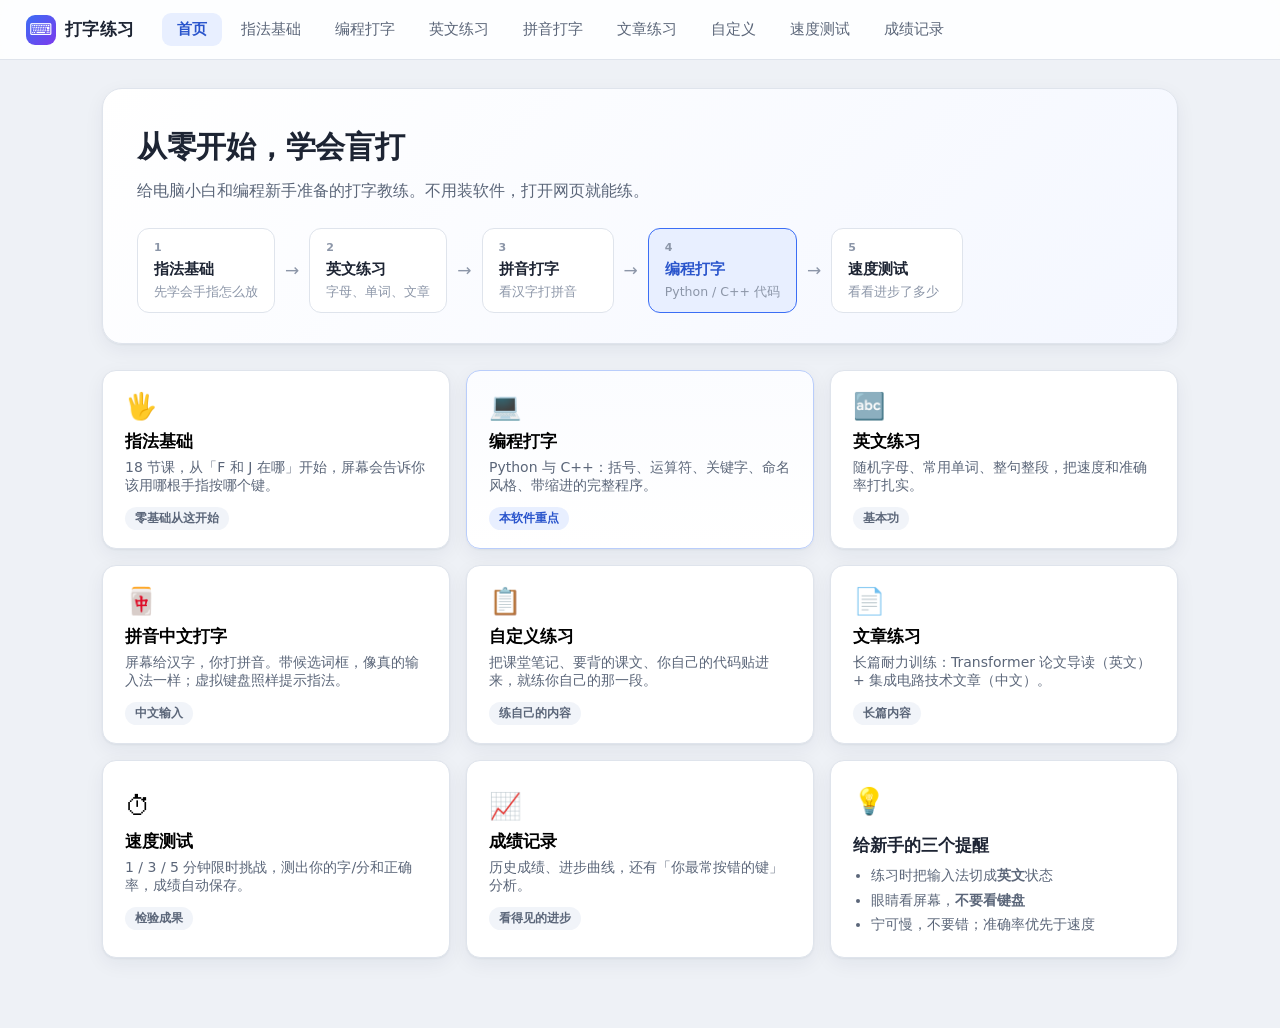
<file: index.html>
<!DOCTYPE html>
<html lang="zh-CN">
<head>
<meta charset="UTF-8">
<meta name="viewport" content="width=device-width, initial-scale=1">
<title>打字练习 · 从零到编程盲打</title>
<link rel="stylesheet" href="css/style.css">
</head>
<body>

<a class="skip-link" href="#main">跳到主要内容</a>

<header class="topbar">
  <div class="brand"><span class="logo">⌨</span><span>打字练习</span></div>
  <nav class="nav" id="nav" aria-label="主导航">
    <button class="nav-btn active" data-screen="home">首页</button>
    <button class="nav-btn" data-screen="finger">指法基础</button>
    <button class="nav-btn" data-screen="code">编程打字</button>
    <button class="nav-btn" data-screen="english">英文练习</button>
    <button class="nav-btn" data-screen="pinyin">拼音打字</button>
    <button class="nav-btn" data-screen="articles">文章练习</button>
    <button class="nav-btn" data-screen="custom">自定义</button>
    <button class="nav-btn" data-screen="test">速度测试</button>
    <button class="nav-btn" data-screen="records">成绩记录</button>
  </nav>
</header>

<main id="main" tabindex="-1">

  <!-- ================= 首页 ================= -->
  <section class="screen active" id="screen-home">
    <div class="hero">
      <h1>从零开始，学会盲打</h1>
      <p class="hero-sub">给电脑小白和编程新手准备的打字教练。不用装软件，打开网页就能练。</p>
      <div class="hero-flow">
        <div class="flow-step"><b>1</b><span>指法基础</span><em>先学会手指怎么放</em></div>
        <div class="flow-arrow">→</div>
        <div class="flow-step"><b>2</b><span>英文练习</span><em>字母、单词、文章</em></div>
        <div class="flow-arrow">→</div>
        <div class="flow-step"><b>3</b><span>拼音打字</span><em>看汉字打拼音</em></div>
        <div class="flow-arrow">→</div>
        <div class="flow-step hot"><b>4</b><span>编程打字</span><em>Python / C++ 代码</em></div>
        <div class="flow-arrow">→</div>
        <div class="flow-step"><b>5</b><span>速度测试</span><em>看看进步了多少</em></div>
      </div>
    </div>

    <div class="home-cards">
      <button class="home-card" data-goto="finger">
        <div class="hc-icon">🖐</div>
        <h3>指法基础</h3>
        <p>18 节课，从「F 和 J 在哪」开始，屏幕会告诉你该用哪根手指按哪个键。</p>
        <span class="hc-tag">零基础从这开始</span>
      </button>
      <button class="home-card hot" data-goto="code">
        <div class="hc-icon">💻</div>
        <h3>编程打字</h3>
        <p>Python 与 C++：括号、运算符、关键字、命名风格、带缩进的完整程序。</p>
        <span class="hc-tag">本软件重点</span>
      </button>
      <button class="home-card" data-goto="english">
        <div class="hc-icon">🔤</div>
        <h3>英文练习</h3>
        <p>随机字母、常用单词、整句整段，把速度和准确率打扎实。</p>
        <span class="hc-tag">基本功</span>
      </button>
      <button class="home-card" data-goto="pinyin">
        <div class="hc-icon">🀄</div>
        <h3>拼音中文打字</h3>
        <p>屏幕给汉字，你打拼音。带候选词框，像真的输入法一样；虚拟键盘照样提示指法。</p>
        <span class="hc-tag">中文输入</span>
      </button>
      <button class="home-card" data-goto="custom">
        <div class="hc-icon">📋</div>
        <h3>自定义练习</h3>
        <p>把课堂笔记、要背的课文、你自己的代码贴进来，就练你自己的那一段。</p>
        <span class="hc-tag">练自己的内容</span>
      </button>
      <button class="home-card" data-goto="articles">
        <div class="hc-icon">📄</div>
        <h3>文章练习</h3>
        <p>长篇耐力训练：Transformer 论文导读（英文）+ 集成电路技术文章（中文）。</p>
        <span class="hc-tag">长篇内容</span>
      </button>
      <button class="home-card" data-goto="test">
        <div class="hc-icon">⏱</div>
        <h3>速度测试</h3>
        <p>1 / 3 / 5 分钟限时挑战，测出你的字/分和正确率，成绩自动保存。</p>
        <span class="hc-tag">检验成果</span>
      </button>
      <button class="home-card" data-goto="records">
        <div class="hc-icon">📈</div>
        <h3>成绩记录</h3>
        <p>历史成绩、进步曲线，还有「你最常按错的键」分析。</p>
        <span class="hc-tag">看得见的进步</span>
      </button>
      <div class="home-card static">
        <div class="hc-icon">💡</div>
        <h3>给新手的三个提醒</h3>
        <ul class="tips">
          <li>练习时把输入法切成<b>英文</b>状态</li>
          <li>眼睛看屏幕，<b>不要看键盘</b></li>
          <li>宁可慢，不要错；准确率优先于速度</li>
        </ul>
      </div>
    </div>
  </section>

  <!-- ================= 指法基础 ================= -->
  <section class="screen" id="screen-finger">
    <div class="panel-head">
      <h2>指法基础课</h2>
      <p>十个手指各有分工。按顺序练，每课拿到 <b>★★★</b> 再进下一课。屏幕上的虚拟键盘会高亮该按的键，下方会提示用哪根手指。</p>
    </div>

    <button class="game-banner" id="btnBoxing">
      <span class="gb-icon">🥊</span>
      <span class="gb-text">
        <b>拳击训练 · 小游戏</b>
        <em>打对高亮的键就是出拳，打错会被对手反击。练指法，也练准头。</em>
      </span>
      <span class="gb-go">开始 →</span>
    </button>

    <div class="level-grid" id="fingerLevels"></div>
  </section>

  <!-- ================= 拳击小游戏 ================= -->
  <section class="screen" id="screen-boxing">
    <div class="ring">
      <div class="ring-top">
        <button class="btn ghost small" id="boxBack">← 返回</button>
        <div class="ring-clock" id="boxTimer">1:00</div>
        <div class="seg" id="boxLevelSeg">
          <button class="seg-btn active" data-lv="easy">简单</button>
          <button class="seg-btn" data-lv="normal">中等</button>
          <button class="seg-btn" data-lv="hard">困难</button>
        </div>
      </div>

      <div class="ring-hp">
        <div class="hp-side">
          <div class="hp-head"><span>你</span><b id="boxYouHpTxt">100</b></div>
          <div class="hp-bar you"><i id="boxYouHp"></i></div>
        </div>
        <div class="hp-side right">
          <div class="hp-head"><b id="boxFoeHpTxt">600</b><span>对手</span></div>
          <div class="hp-bar foe"><i id="boxFoeHp"></i></div>
        </div>
      </div>

      <div class="ring-stage" id="boxStage">
        <!-- 对手：正面朝向玩家，双手护架 -->
        <div class="foe-view" id="boxFoeFig">
          <svg viewBox="0 0 200 230" aria-hidden="true">
            <path class="foe-torso" d="M24 230 Q26 160 100 148 Q174 160 176 230 Z" />
            <rect class="foe-neck" x="87" y="108" width="26" height="46" rx="12" />
            <circle class="foe-head" cx="100" cy="78" r="45" />
            <path class="foe-hair" d="M56 66 Q60 26 100 26 Q140 26 144 66 Q121 47 100 49 Q79 47 56 66 Z" />
            <ellipse class="foe-eye" cx="84" cy="80" rx="4.6" ry="6.2" />
            <ellipse class="foe-eye" cx="116" cy="80" rx="4.6" ry="6.2" />
            <path class="foe-brow" d="M74 68 L93 73 M126 68 L107 73" />
            <path class="foe-mouth" d="M88 103 Q100 112 112 103" />
            <circle class="foe-glove" cx="62" cy="132" r="26" />
            <circle class="foe-glove" cx="138" cy="132" r="26" />
            <circle class="foe-glove-hi" cx="55" cy="124" r="9" />
            <circle class="foe-glove-hi" cx="145" cy="124" r="9" />
          </svg>
        </div>

        <!-- 你的双拳：第一视角，从屏幕下方伸入 -->
        <div class="my-fists" id="boxYouFig">
          <div class="fist left" id="fistLeft"><i class="cuff"></i></div>
          <div class="fist right" id="fistRight"><i class="cuff"></i></div>
        </div>

        <div class="ring-banner" id="boxBanner"></div>
      </div>

      <div class="ring-combo">
        <span class="rc-combo" id="boxComboTxt">连击 <b>0</b></span>
        <span class="rc-punch" id="boxPunchName"></span>
      </div>

      <div class="ring-target">
        <div class="key-queue" id="boxQueue"></div>
      </div>

      <div class="hint-bar">
        <div class="hint-next" id="boxHint">准备好了就开始</div>
        <div class="hint-opts">
          <label class="switch"><input type="checkbox" id="boxSound"><span>按键音</span></label>
        </div>
      </div>

      <div class="keyboard" id="boxingKeyboard"></div>

      <div class="ring-overlay hidden" id="boxOverlay">
        <div class="ring-result" role="dialog" aria-modal="true" aria-labelledby="boxResTitle">
          <div class="rr-icon" id="boxResIcon">🏆</div>
          <h2 id="boxResTitle">回合结束</h2>
          <div class="rr-stats" id="boxResStats"></div>
          <p class="rr-msg" id="boxResMsg"></p>
          <div class="rr-btns">
            <button class="btn primary" id="boxAgain">再来一局</button>
            <button class="btn" id="boxExit">返回指法基础</button>
          </div>
        </div>
      </div>
    </div>
  </section>

  <!-- ================= 编程打字 ================= -->
  <section class="screen" id="screen-code">
    <div class="panel-head">
      <h2>编程打字 · Python / C++</h2>
      <p>写代码最卡手指的不是字母，是 <code>{ } [ ] ( ) ; : &lt; &gt; :: -&gt; &amp;&amp; ||</code> 这些符号，还有缩进。下面按难度分五关，从符号一直练到完整程序。</p>
    </div>
    <div class="tabs" id="codeTabs"></div>
    <div class="level-grid" id="codeLevels"></div>
  </section>

  <!-- ================= 英文练习 ================= -->
  <section class="screen" id="screen-english">
    <div class="panel-head">
      <h2>英文打字练习</h2>
      <p>从随机字母到整段文章。这一关练的是「手感」，打好之后编程打字会轻松很多。</p>
    </div>
    <div class="tabs" id="englishTabs"></div>
    <div class="level-grid" id="englishLevels"></div>
  </section>

  <!-- ================= 拼音中文打字 ================= -->
  <section class="screen" id="screen-pinyin">
    <div class="panel-head">
      <h2>拼音中文打字</h2>
      <p>屏幕给你汉字，你打出它的拼音 —— 比如「中国」就打 <code>zhongguo</code>，然后按<b>空格</b>确认。
         这是<b>模拟输入法</b>的练法：所以虚拟键盘照样告诉你该用哪根手指、按错的键也会被统计。
         练熟之后，用真实输入法打字会顺手很多。</p>
    </div>
    <div class="tabs" id="pinyinTabs"></div>
    <div class="level-grid" id="pinyinLevels"></div>
  </section>

  <!-- ================= 文章练习 ================= -->
  <section class="screen" id="screen-articles">
    <div class="panel-head">
      <h2>文章练习</h2>
      <p>长篇内容的耐力训练。练完一段论文或技术文章，手指对长句子的节奏会明显更稳。</p>
    </div>
    <div class="tabs" id="articleTabs"></div>
    <div class="level-grid" id="articleLevels"></div>

    <div class="card" id="articleNotice">
      <h3>关于内容来源</h3>
      <ul class="tips">
        <li><b>英文论文</b>：只引用《Attention Is All You Need》的<b>摘要原文</b>（arXiv:1706.03762，Vaswani et al., 2017），
          其余几关是<b>原创导读</b> —— 用我自己的话讲同一件事，没有整篇转载论文。</li>
        <li><b>中文集成电路</b>：<b>原创学习材料</b>，围绕存算一体、集成电路设计流程等方向撰写，
          <b>不是任何论文的原文</b>，也不代表任何作者的观点。知网论文有版权，不能抓取或整篇转载。</li>
        <li>想练自己的论文或笔记？用顶栏的「<b>自定义</b>」把文本贴进去就行。</li>
      </ul>
    </div>
  </section>

  <!-- ================= 自定义练习 ================= -->
  <section class="screen" id="screen-custom">
    <div class="panel-head">
      <h2>自定义练习</h2>
      <p>把你想练的内容贴进来 —— 课堂笔记、要背的段落、你自己的代码都行。换行和缩进会如实保留，练习时该按回车就按回车。</p>
    </div>

    <div class="custom-box">
      <label class="custom-label" for="customText">要练习的文本</label>
      <textarea id="customText" spellcheck="false" rows="9"
        placeholder="在这里粘贴或输入……&#10;&#10;例如：&#10;for (int i = 0; i &lt; n; ++i) {&#10;    sum += arr[i];&#10;}"></textarea>
      <div class="custom-bar">
        <span class="custom-count" id="customCount">0 个字符</span>
        <label class="switch">
          <input type="checkbox" id="customTabs" checked>
          <span>把 Tab 换成 4 个空格</span>
        </label>
        <button class="btn primary" id="customStart">开始练习</button>
      </div>
      <p class="custom-err" id="customErr" role="alert" hidden></p>
    </div>

    <div class="card">
      <h3>几点提醒</h3>
      <ul class="tips">
        <li>这个模式是<b>逐字比对英文和代码</b>的。中文汉字、全角标点（，。！“”）和 emoji 键盘上打不出来，会被拦下来 —— 要练中文请用顶栏的「拼音打字」</li>
        <li>粘贴的代码如果原本用 Tab 缩进，勾上上面那个选项会统一成 4 空格，练习时行首按一次 <b>Tab</b> 就能补全</li>
        <li>文本开头的空行和结尾的空行会自动去掉，中间的空行会保留</li>
        <li>建议控制在 <b>3000 字以内</b> —— 太长了一次练不完，可以分成几段</li>
        <li>练习成绩同样会进「成绩记录」（项目名显示为「自定义练习」）</li>
      </ul>
    </div>
  </section>

  <!-- ================= 速度测试 ================= -->
  <section class="screen" id="screen-test">
    <div class="panel-head">
      <h2>速度测试</h2>
      <p>限时挑战，时间一到自动结算。成绩会存进「成绩记录」，可以反复挑战刷新纪录。</p>
    </div>

    <div class="test-config">
      <div class="cfg-block">
        <label class="cfg-label">测试内容</label>
        <div class="seg" id="testKind">
          <button class="seg-btn active" data-kind="code">代码混合</button>
          <button class="seg-btn" data-kind="english">英文文章</button>
          <button class="seg-btn" data-kind="pinyin">拼音中文</button>
          <button class="seg-btn" data-kind="symbol">纯符号</button>
        </div>
      </div>
      <div class="cfg-block">
        <label class="cfg-label">时长</label>
        <div class="seg" id="testDur">
          <button class="seg-btn" data-dur="60">1 分钟</button>
          <button class="seg-btn active" data-dur="180">3 分钟</button>
          <button class="seg-btn" data-dur="300">5 分钟</button>
        </div>
      </div>
      <button class="btn primary big" id="btnStartTest">开始测试</button>
    </div>

    <div class="test-best" id="testBest"></div>
  </section>

  <!-- ================= 通用练习界面 ================= -->
  <section class="screen" id="screen-practice">
    <div class="practice-head">
      <div class="ph-left">
        <button class="btn ghost small" id="btnBack">← 返回</button>
        <div>
          <h2 id="pTitle">练习</h2>
          <p class="ph-sub" id="pSubtitle"></p>
        </div>
      </div>
      <div class="stats">
        <div class="stat"><b id="sKpm">0</b><span>字/分</span></div>
        <div class="stat"><b id="sAcc">100%</b><span>正确率</span></div>
        <div class="stat"><b id="sTime">0:00</b><span id="sTimeLabel">用时</span></div>
        <div class="stat"><b id="sProgress">0%</b><span>进度</span></div>
      </div>
    </div>

    <div class="progress-bar"><i id="pBar"></i></div>

    <div class="pinyin-panel hidden" id="pinyinPanel">
      <div class="py-left">
        <div class="py-word" id="pyWord">—</div>
        <div class="py-pinyin" id="pyPinyin"></div>
      </div>
      <div class="py-right">
        <div class="py-label">候选词 · 打完按空格确认</div>
        <div class="py-cands" id="pyCands"></div>
      </div>
    </div>

    <div class="type-area" id="typeArea">
      <div class="type-scroll" id="typeScroll">
        <div class="type-text" id="typeText"></div>
      </div>
      <div class="type-overlay" id="typeOverlay"></div>
    </div>

    <div class="hint-bar">
      <div class="hint-next" id="hintNext">准备好了就按第一个键开始</div>
      <div class="hint-opts">
        <label class="switch"><input type="checkbox" id="chkStrict" checked><span>严格模式</span></label>
        <label class="switch"><input type="checkbox" id="chkTabIndent" checked><span>Tab 补全缩进</span></label>
        <label class="switch"><input type="checkbox" id="chkSpaces" checked><span>显示空格</span></label>
        <label class="switch"><input type="checkbox" id="chkSound"><span>按键音</span></label>
      </div>
    </div>

    <div class="hands-wrap">
      <div class="hand" id="handLeft">
        <div class="hand-label">左手</div>
        <div class="fingers">
          <div class="finger" data-finger="L5"><i></i><span>小指</span></div>
          <div class="finger" data-finger="L4"><i></i><span>无名</span></div>
          <div class="finger" data-finger="L3"><i></i><span>中指</span></div>
          <div class="finger" data-finger="L2"><i></i><span>食指</span></div>
          <div class="finger thumb" data-finger="TH"><i></i><span>拇指</span></div>
        </div>
      </div>
      <div class="hand right" id="handRight">
        <div class="hand-label">右手</div>
        <div class="fingers">
          <div class="finger thumb" data-finger="TH"><i></i><span>拇指</span></div>
          <div class="finger" data-finger="R2"><i></i><span>食指</span></div>
          <div class="finger" data-finger="R3"><i></i><span>中指</span></div>
          <div class="finger" data-finger="R4"><i></i><span>无名</span></div>
          <div class="finger" data-finger="R5"><i></i><span>小指</span></div>
        </div>
      </div>
    </div>

    <div class="kb-legend" id="kbLegend"></div>
    <div class="keyboard" id="keyboard"></div>

    <div class="practice-foot">
      <button class="btn" id="btnRestart">↻ 重新开始</button>
      <button class="btn" id="btnPause">⏸ 暂停</button>
      <button class="btn primary" id="btnNext">下一组 →</button>
      <span class="foot-note">提示：练习时请把输入法切换到<b>英文</b>状态</span>
    </div>
  </section>

  <!-- ================= 成绩记录 ================= -->
  <section class="screen" id="screen-records">
    <div class="panel-head">
      <h2>成绩记录</h2>
      <p>成绩保存在你这台电脑的浏览器里（localStorage），不会上传到任何地方。</p>
    </div>

    <div class="record-overview" id="recordOverview"></div>

    <div class="record-grid">
      <div class="card">
        <h3>进步曲线（字/分）</h3>
        <canvas id="trendChart" width="640" height="220"></canvas>
        <p class="card-note" id="trendNote">还没有数据，去练几组吧。</p>
      </div>

      <div class="card">
        <h3>薄弱键分析</h3>
        <p class="card-note">统计你「该按这个键却按错」的次数。</p>
        <div class="weak-list" id="weakList"></div>
        <button class="btn primary" id="btnWeakDrill">针对薄弱键生成练习</button>
      </div>
    </div>

    <div class="card">
      <h3>最近成绩</h3>
      <div class="table-wrap">
        <table class="record-table" id="recordTable">
          <thead>
            <tr><th>时间</th><th>项目</th><th>字/分</th><th>正确率</th><th>用时</th><th>错误</th></tr>
          </thead>
          <tbody></tbody>
        </table>
      </div>
      <button class="btn danger" id="btnClearRecords">清空全部记录</button>
    </div>
  </section>

  <!-- ================= 结算弹窗 ================= -->
  <div class="modal-mask hidden" id="modalMask">
    <div class="modal" id="modal" role="dialog" aria-modal="true" aria-labelledby="mTitle">
      <div class="modal-stars" id="mStars"></div>
      <h2 id="mTitle">这一组完成啦</h2>
      <div class="modal-stats" id="mStats"></div>
      <p class="modal-msg" id="mMsg"></p>
      <div class="modal-btns">
        <button class="btn" id="mAgain">再来一次</button>
        <button class="btn primary" id="mNext">下一组</button>
        <button class="btn ghost" id="mClose">关闭</button>
      </div>
    </div>
  </div>

</main>

<script src="js/data.js"></script>
<script src="js/keyboard.js"></script>
<script src="js/engine.js"></script>
<script src="js/boxing.js"></script>
<script src="js/app.js"></script>
</body>
</html>
</file>
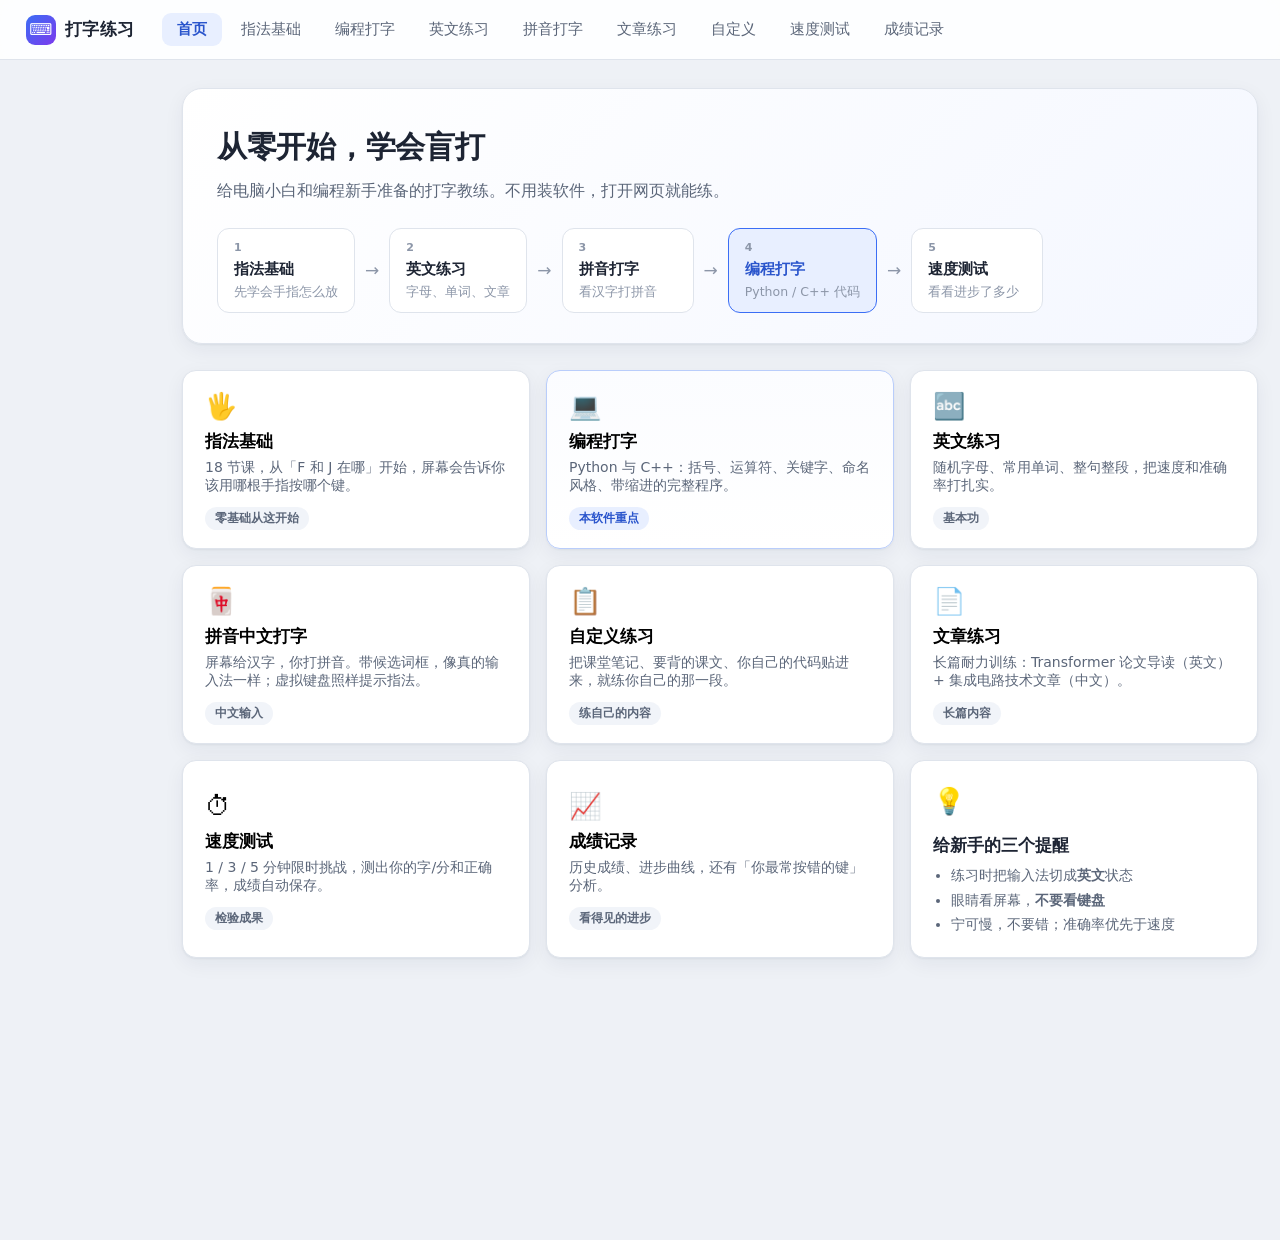
<file: tests/screenshot.html>
<!DOCTYPE html>
<html lang="zh-CN">
<head>
<meta charset="UTF-8">
<title>截图工具</title>
<style>html,body{margin:0;padding:0;overflow:hidden}iframe{width:1440px;height:1240px;border:0;display:block}</style>
</head>
<body>
<!--
  截图工具：把 app 放进 iframe，切到指定界面后停住，配合无头 Chrome 的 --screenshot 出图。
  用法：
    chrome --headless=new --allow-file-access-from-files --hide-scrollbars \
           --window-size=1440,1240 --virtual-time-budget=9000 \
           --screenshot=out.png "file:///.../tests/screenshot.html?s=pinyin"
  可选 s 值：home / finger / code / english / pinyin / practice / cpp / records / test
-->
<script>
const screen = new URLSearchParams(location.search).get('s') || 'home';

// 记录页 / 练习页需要有成绩数据才好看：同源，父页面先写 localStorage 再建 iframe
if (screen === 'records' || screen === 'practice') {
  const now = Date.now();
  const recs = [];
  for (let i = 12; i >= 1; i--) {
    recs.push({
      ts: now - i * 3600 * 1000,
      mode: i % 3 === 0 ? 'test' : 'code',
      title: i % 3 === 0 ? '速度测试 · 代码混合 · 3 分钟' : (i % 2 ? 'C++ 分支与循环' : '符号大杂烩'),
      kpm: 60 + Math.round(i * 6 + (i % 4) * 9),
      acc: 91 + (i % 7),
      seconds: 120 + i * 5,
      errors: 20 - i,
      chars: 300 + i * 20,
    });
  }
  localStorage.setItem('typing-tutor.v1', JSON.stringify({
    records: recs,
    keyErrors: { '{': 14, '[': 11, '(': 9, ';': 7, '<': 6, '"': 5, '_': 4, '>': 3 },
    levels: { f01: { stars: 3, bestKpm: 120, bestAcc: 99, times: 4 } },
    settings: null,
  }));
} else {
  try { localStorage.removeItem('typing-tutor.v1'); } catch (e) {}
}

const f = document.createElement('iframe');
f.src = '../index.html';
document.body.appendChild(f);

/** 把目标文本重新读出来（和打字引擎看到的一致） */
function readTarget(d) {
  return [...d.querySelectorAll('#typeText .c')]
    .map((s) => (s.classList.contains('nl') ? '\n' : s.textContent)).join('');
}

f.addEventListener('load', () => {
  setTimeout(async () => {
    const w = f.contentWindow, d = w.document;
    const nav = (name) => [...d.querySelectorAll('.nav-btn')].find((b) => b.dataset.screen === name).click();
    const type = (text) => {
      for (const ch of text) {
        w.document.dispatchEvent(new w.KeyboardEvent('keydown', {
          key: ch === '\n' ? 'Enter' : ch, bubbles: true, cancelable: true,
        }));
      }
    };
    const sleep = (ms) => new Promise((r) => setTimeout(r, ms));
    const waitFor = async (fn, tries = 80, gap = 80) => {
      for (let i = 0; i < tries; i++) { if (fn()) return true; await sleep(gap); }
      return false;
    };
    // 无头截图会撞上淡入动画导致画面发白，出图前先关掉动画
    const freezeAnimations = () => {
      const st = d.createElement('style');
      st.textContent = '*,*::before,*::after{animation:none !important;transition:none !important}';
      d.head.appendChild(st);
    };
    /** 拳击游戏：进去、等倒计时、打若干拳 */
    const playBoxing = async (punches) => {
      nav('finger');
      d.getElementById('btnBoxing').click();
      freezeAnimations();
      if (punches === 0) return;                        // 停在倒计时画面
      await waitFor(() => w.eval('Boxing.running') === true);
      for (let i = 0; i < punches; i++) {
        const el = d.querySelector('#boxQueue .qkey.cur .qk-main');
        if (!el) break;
        w.document.dispatchEvent(new w.KeyboardEvent('keydown', {
          key: el.textContent, bubbles: true, cancelable: true,
        }));
      }
    };

    if (['finger', 'code', 'english', 'pinyin', 'articles', 'custom', 'records', 'test'].includes(screen)) nav(screen);

    if (screen === 'verilog') {
      nav('code');
      [...d.querySelectorAll('#codeTabs .tab-btn')].find((b) => b.textContent.includes('Verilog')).click();
    }

    if (screen === 'articles') {
      nav('articles');
    }

    if (screen === 'custom') {
      const ta = d.getElementById('customText');
      ta.value = '// 期末复习：链表反转\nListNode* reverse(ListNode* head) {\n    ListNode* prev = nullptr;\n    while (head) {\n        ListNode* next = head->next;\n        head->next = prev;\n        prev = head;\n        head = next;\n    }\n    return prev;\n}';
      ta.dispatchEvent(new w.Event('input', { bubbles: true }));
    }

    if (screen === 'practice') {
      nav('code');
      d.querySelector('#codeLevels .level-card').click();
      type(readTarget(d).slice(0, 34));
    }

    if (screen === 'cpp') {
      nav('code');
      d.querySelectorAll('#codeTabs .tab-btn')[2].click();
      const card = [...d.querySelectorAll('#codeLevels .level-card')]
        .find((c) => c.querySelector('h4').textContent.includes('完整程序'));
      (card || d.querySelector('#codeLevels .level-card')).click();
      type(readTarget(d).slice(0, 90));
    }

    if (screen === 'pinyin') {
      nav('pinyin');
      d.querySelectorAll('#pinyinTabs .tab-btn')[1].click();   // 常用词
      d.querySelector('#pinyinLevels .level-card').click();
      // 打完第一个词的拼音，再打下一个词的前两个字母，让进度色有层次
      const t = readTarget(d);
      const parts = t.split(' ');
      type(parts[0] + ' ' + parts[1].slice(0, 2));
    }

    if (screen === 'pinyin-campus') {
      nav('pinyin');
      [...d.querySelectorAll('#pinyinTabs .tab-btn')].find((b) => b.textContent.includes('校园生活')).click();
    }

    if (screen === 'pinyin-word') {
      nav('pinyin');
      [...d.querySelectorAll('#pinyinTabs .tab-btn')].find((b) => b.textContent.includes('校园生活')).click();
      d.querySelectorAll('#pinyinLevels .level-card')[0].click();   // 校园地标
      freezeAnimations();
      const t = readTarget(d);
      const parts = t.split(' ');
      type(parts[0] + ' ' + parts[1] + ' ' + parts[2].slice(0, 2));
    }

    if (screen === 'boxing') await playBoxing(7);        // 打到有连击
    if (screen === 'boxing-count') await playBoxing(0);  // 停在 3-2-1 倒计时
    if (screen === 'boxing-ko') await playBoxing(200);   // 一路打到 KO，出结算面板

    if (!['boxing', 'boxing-count', 'boxing-ko'].includes(screen)) freezeAnimations();
    document.title = 'SHOT-READY';
  }, 350);
});
</script>
</body>
</html>
</file>
<file: css/style.css>
/* ============================================================
   打字练习 · 样式表
   ============================================================ */

:root {
  --bg: #eef1f6;
  --panel: #ffffff;
  --ink: #1d2433;
  --ink-2: #5b6679;
  --ink-3: #8c96a8;
  --line: #dfe4ec;
  --brand: #3b6ef5;
  --brand-dk: #2a55cc;
  --brand-soft: #e8efff;
  --ok: #17b26a;
  --ok-soft: #e3f8ee;
  --bad: #ef4444;
  --bad-soft: #fdeaea;
  --warn: #f59e0b;
  --radius: 14px;
  --shadow: 0 1px 2px rgba(20,30,60,.05), 0 6px 20px rgba(20,30,60,.06);
  --shadow-lg: 0 10px 40px rgba(20,30,60,.14);
  --mono: "Cascadia Mono", "JetBrains Mono", Consolas, "SF Mono", Menlo, "Courier New", monospace;
}

/* 手指配色：左手暖色，右手冷色，一眼分清 */
:root {
  --f-L5: #ef5f6b;
  --f-L4: #f59f3c;
  --f-L3: #e3c229;
  --f-L2: #4cb96b;
  --f-R2: #14b8a6;
  --f-R3: #3b82f6;
  --f-R4: #8b5cf6;
  --f-R5: #ec4899;
  --f-TH: #94a3b8;
}

* { box-sizing: border-box; }

html, body {
  margin: 0;
  padding: 0;
  background: var(--bg);
  color: var(--ink);
  font-family: "PingFang SC", "Microsoft YaHei", "Hiragino Sans GB", system-ui, -apple-system, sans-serif;
  font-size: 15px;
  line-height: 1.6;
  -webkit-font-smoothing: antialiased;
}

button { font-family: inherit; cursor: pointer; }
code { font-family: var(--mono); background: #f1f4f9; padding: 1px 5px; border-radius: 5px; font-size: .92em; color: #b3306b; }

/* ---------------- 顶栏 ---------------- */
.topbar {
  position: sticky; top: 0; z-index: 50;
  display: flex; align-items: center; gap: 28px;
  padding: 0 26px; height: 60px;
  background: rgba(255,255,255,.88);
  backdrop-filter: saturate(180%) blur(12px);
  border-bottom: 1px solid var(--line);
}
.brand { display: flex; align-items: center; gap: 9px; font-weight: 700; font-size: 17px; letter-spacing: .3px; }
.brand .logo {
  display: grid; place-items: center;
  width: 30px; height: 30px; border-radius: 9px;
  background: linear-gradient(135deg, var(--brand), #7c3aed);
  color: #fff; font-size: 16px;
}
.nav { display: flex; gap: 4px; }
.nav-btn {
  border: 0; background: transparent; color: var(--ink-2);
  padding: 7px 15px; border-radius: 9px; font-size: 14.5px; font-weight: 500;
  transition: background .15s, color .15s;
}
.nav-btn:hover { background: #f1f4f9; color: var(--ink); }
.nav-btn.active { background: var(--brand-soft); color: var(--brand-dk); font-weight: 600; }

main { max-width: 1120px; margin: 0 auto; padding: 28px 22px 70px; }

/* ---------------- 屏幕切换 ---------------- */
.screen { display: none; animation: fadeUp .26s ease; }
.screen.active { display: block; }
@keyframes fadeUp { from { opacity: 0; transform: translateY(7px); } to { opacity: 1; transform: none; } }

.panel-head { margin-bottom: 22px; }
.panel-head h2 { margin: 0 0 7px; font-size: 23px; letter-spacing: .2px; }
.panel-head p { margin: 0; color: var(--ink-2); max-width: 780px; }

/* ---------------- 首页 ---------------- */
.hero {
  background: linear-gradient(135deg, #ffffff 0%, #f4f7ff 100%);
  border: 1px solid var(--line);
  border-radius: 20px;
  padding: 34px 34px 30px;
  box-shadow: var(--shadow);
  margin-bottom: 26px;
}
.hero h1 { margin: 0 0 8px; font-size: 30px; letter-spacing: -.3px; }
.hero-sub { margin: 0 0 24px; color: var(--ink-2); font-size: 15.5px; }

.hero-flow { display: flex; align-items: center; gap: 10px; flex-wrap: wrap; }
.flow-step {
  display: flex; flex-direction: column; gap: 1px;
  background: #fff; border: 1px solid var(--line); border-radius: 12px;
  padding: 10px 16px; min-width: 132px;
}
.flow-step b { font-size: 11px; color: var(--ink-3); font-weight: 700; letter-spacing: 1px; }
.flow-step span { font-weight: 600; font-size: 15px; }
.flow-step em { font-style: normal; font-size: 12.5px; color: var(--ink-3); }
.flow-step.hot { border-color: var(--brand); background: var(--brand-soft); }
.flow-step.hot span { color: var(--brand-dk); }
.flow-arrow { color: var(--ink-3); font-size: 17px; }

.home-cards { display: grid; grid-template-columns: repeat(auto-fill, minmax(285px, 1fr)); gap: 16px; }.home-card {
  display: block; text-align: left;
  background: var(--panel); border: 1px solid var(--line); border-radius: var(--radius);
  padding: 20px 22px 18px; box-shadow: var(--shadow);
  transition: transform .16s, box-shadow .16s, border-color .16s;
  position: relative;
}
button.home-card:hover { transform: translateY(-3px); box-shadow: var(--shadow-lg); border-color: #c9d6f5; }
.home-card.hot { border-color: #b9cdfb; background: linear-gradient(180deg, #fbfcff, #fff); }
.home-card .hc-icon { font-size: 26px; margin-bottom: 9px; }
.home-card h3 { margin: 0 0 6px; font-size: 17px; }
.home-card p { margin: 0 0 12px; color: var(--ink-2); font-size: 14px; }
.hc-tag {
  display: inline-block; font-size: 12px; font-weight: 600;
  background: #f1f4f9; color: var(--ink-2);
  padding: 3px 10px; border-radius: 20px;
}
.home-card.hot .hc-tag { background: var(--brand-soft); color: var(--brand-dk); }
.home-card.static { cursor: default; }
.tips { margin: 0; padding-left: 18px; color: var(--ink-2); font-size: 13.5px; }
.tips li { margin-bottom: 3px; }

/* ---------------- 关卡列表 ---------------- */
.tabs { display: flex; gap: 7px; margin-bottom: 18px; flex-wrap: wrap; }
.tab-btn {
  border: 1px solid var(--line); background: #fff; color: var(--ink-2);
  padding: 8px 17px; border-radius: 10px; font-size: 14.5px; font-weight: 600;
  transition: all .15s;
}
.tab-btn:hover { border-color: #c9d6f5; color: var(--ink); }
.tab-btn.active { background: var(--brand); border-color: var(--brand); color: #fff; }

.level-grid { display: grid; grid-template-columns: repeat(auto-fill, minmax(258px, 1fr)); gap: 13px; }
.group-title {
  grid-column: 1 / -1;
  font-size: 13px; font-weight: 700; color: var(--ink-3);
  letter-spacing: 1.4px; text-transform: uppercase;
  margin: 14px 0 -3px; padding-bottom: 7px; border-bottom: 1px dashed var(--line);
}
.group-title:first-child { margin-top: 0; }

.level-card {
  text-align: left; background: var(--panel); border: 1px solid var(--line);
  border-radius: 12px; padding: 15px 17px;
  box-shadow: 0 1px 2px rgba(20,30,60,.04);
  transition: transform .15s, box-shadow .15s, border-color .15s;
  position: relative; overflow: hidden;
}
.level-card:hover { transform: translateY(-2px); box-shadow: var(--shadow); border-color: #c9d6f5; }
.level-card .lc-top { display: flex; align-items: center; justify-content: space-between; gap: 8px; margin-bottom: 4px; }
.level-card h4 { margin: 0; font-size: 15.5px; }
.level-card .lc-desc { margin: 0; color: var(--ink-3); font-size: 13px; }
.level-card .lc-preview {
  margin-top: 9px; font-family: var(--mono); font-size: 12.5px; color: #5d6b85;
  background: #f7f9fc; border-radius: 7px; padding: 7px 10px;
  white-space: nowrap; overflow: hidden; text-overflow: ellipsis;
}
.stars { font-size: 13px; color: #d8dee9; letter-spacing: 1px; white-space: nowrap; }
.stars .on { color: #fbbf24; }
.level-card .lc-badge {
  position: absolute; top: 0; right: 0;
  font-size: 10.5px; font-weight: 700; letter-spacing: .5px;
  background: var(--brand-soft); color: var(--brand-dk);
  padding: 3px 10px; border-bottom-left-radius: 9px;
}

/* ---------------- 按钮 ---------------- */
.btn {
  border: 1px solid var(--line); background: #fff; color: var(--ink);
  padding: 9px 18px; border-radius: 10px; font-size: 14.5px; font-weight: 600;
  transition: all .14s;
}
.btn:hover { border-color: #c2cee2; background: #fafbfd; }
.btn.primary { background: var(--brand); border-color: var(--brand); color: #fff; }
.btn.primary:hover { background: var(--brand-dk); border-color: var(--brand-dk); }
.btn.ghost { background: transparent; border-color: transparent; color: var(--ink-2); }
.btn.ghost:hover { background: #eaeef5; color: var(--ink); }
.btn.danger { color: #c0392b; border-color: #f3d3d0; background: #fff; }
.btn.danger:hover { background: #fdf3f2; }
.btn.small { padding: 6px 12px; font-size: 13.5px; }
.btn.big { padding: 13px 34px; font-size: 16px; }
.btn:disabled { opacity: .45; cursor: not-allowed; }

/* ---------------- 速度测试配置 ---------------- */
.test-config {
  display: flex; align-items: flex-end; gap: 26px; flex-wrap: wrap;
  background: var(--panel); border: 1px solid var(--line); border-radius: var(--radius);
  padding: 22px 24px; box-shadow: var(--shadow);
}
.cfg-block { display: flex; flex-direction: column; gap: 9px; }
.cfg-label { font-size: 13px; font-weight: 700; color: var(--ink-3); letter-spacing: .5px; }
.seg { display: flex; gap: 6px; background: #f1f4f9; padding: 4px; border-radius: 11px; }
.seg-btn {
  border: 0; background: transparent; color: var(--ink-2);
  padding: 8px 17px; border-radius: 8px; font-size: 14px; font-weight: 600;
}
.seg-btn.active { background: #fff; color: var(--brand-dk); box-shadow: 0 1px 3px rgba(20,30,60,.11); }
.test-best { margin-top: 20px; }

/* ---------------- 练习界面 ---------------- */
.practice-head { display: flex; align-items: flex-start; justify-content: space-between; gap: 20px; flex-wrap: wrap; margin-bottom: 14px; }
.ph-left { display: flex; align-items: flex-start; gap: 12px; }
.ph-left h2 { margin: 2px 0 2px; font-size: 19px; }
.ph-sub { margin: 0; color: var(--ink-3); font-size: 13.5px; }
.stats { display: flex; gap: 10px; }
.stat {
  background: var(--panel); border: 1px solid var(--line); border-radius: 11px;
  padding: 8px 16px; text-align: center; min-width: 82px;
}
.stat b { display: block; font-size: 20px; font-variant-numeric: tabular-nums; letter-spacing: -.4px; }
.stat span { font-size: 11.5px; color: var(--ink-3); }
.stat.warn b { color: var(--warn); }
.stat.ok b { color: var(--ok); }
.stat.bad b { color: var(--bad); }

.progress-bar { height: 6px; background: #e2e7f0; border-radius: 6px; overflow: hidden; margin-bottom: 18px; }
.progress-bar i { display: block; height: 100%; width: 0; background: linear-gradient(90deg, var(--brand), #7c3aed); border-radius: 6px; transition: width .12s linear; }

/* ---------- 拼音打字：汉字 + 拼音进度 + 候选词框 ---------- */
.pinyin-panel {
  display: flex; align-items: center; gap: 34px; flex-wrap: wrap;
  background: var(--panel); border: 1px solid var(--line); border-radius: 12px;
  padding: 14px 24px; margin-bottom: 14px;
  box-shadow: 0 1px 2px rgba(20,30,60,.04);
}
.py-left { min-width: 150px; }
.py-word { font-size: 40px; font-weight: 700; letter-spacing: 8px; line-height: 1.15; color: #17233d; }
.py-pinyin { font-family: var(--mono); font-size: 17px; letter-spacing: 3px; margin-top: 3px; height: 24px; }
.py-pinyin .t { color: var(--ok); font-weight: 700; }
.py-pinyin .r { color: #c3cbd9; }
.py-right { flex: 1; min-width: 260px; }
.py-label { font-size: 12px; color: var(--ink-3); margin-bottom: 7px; }
.py-cands { display: flex; gap: 8px; flex-wrap: wrap; }
.py-cand {
  font-size: 19px; padding: 6px 16px; border-radius: 9px; letter-spacing: 1px;
  background: #f1f4f9; color: var(--ink-3);
}
.py-cand.first {
  background: var(--brand-soft); color: var(--brand-dk); font-weight: 700;
  box-shadow: 0 0 0 1px #c3d5fb inset;
}

.type-area {
  position: relative;
  background: #fbfcfe; border: 1px solid var(--line); border-radius: var(--radius);
  padding: 0; margin-bottom: 14px;
  height: 252px; overflow: hidden;
  box-shadow: inset 0 1px 3px rgba(20,30,60,.03);
  transition: border-color .15s, box-shadow .15s;
  cursor: text;
}
.type-area:focus { outline: none; }
.type-area.focused { border-color: #b9cdfb; box-shadow: 0 0 0 3px var(--brand-soft); }
.type-area.shake { animation: shake .18s; }
@keyframes shake {
  0%,100% { transform: translateX(0); }
  25% { transform: translateX(-5px); }
  75% { transform: translateX(5px); }
}
.type-area.done { border-color: #a7e6c6; box-shadow: 0 0 0 3px var(--ok-soft); }

.type-scroll {
  position: relative;
  height: 100%; overflow-y: auto; overflow-x: hidden;
  padding: 20px 26px;
}

.type-text {
  font-family: var(--mono);
  font-size: 21px; line-height: 2.05;
  white-space: pre-wrap; word-break: break-word;
  letter-spacing: .4px; color: #7c8798;
}
.type-text .c { border-radius: 3px; transition: color .08s, background .08s; }
.type-text .c.ok { color: var(--ok); }
.type-text .c.bad { color: #fff; background: var(--bad); }
.type-text .c.cur {
  box-shadow: 0 0 0 2px var(--brand);
  position: relative;
}
.type-text .c.cur:not(.bad) { color: #17233d; }
.type-text .c.cur::before {
  content: ""; position: absolute; left: -2px; top: 4%;
  width: 2.5px; height: 92%; background: var(--brand);
  animation: blink 1.05s steps(2) infinite;
}
@keyframes blink { 0%,50% { opacity: 1; } 51%,100% { opacity: .12; } }
/* 空格默认只有打开「显示空格」时才显示底色 */
.type-text.show-spaces .c.sp { background: rgba(59,110,245,.10); }
.type-text .c.nl { color: #c3cbd9; }
.type-text .c.nl::after { content: "↵"; font-size: .8em; }
.type-text .ln {
  color: #c3cbd9; user-select: none; font-size: .76em;
  margin-right: 8px; font-variant-numeric: tabular-nums;
}

.type-overlay {
  position: absolute; inset: 0; display: none;
  place-items: center; background: rgba(251,252,254,.9);
  font-size: 17px; color: var(--ink-2); backdrop-filter: blur(2px);
}
.type-overlay.show { display: grid; }
.type-overlay b { color: var(--ink); }

.hint-bar {
  display: flex; align-items: center; justify-content: space-between; gap: 16px; flex-wrap: wrap;
  background: var(--panel); border: 1px solid var(--line); border-radius: 12px;
  padding: 11px 18px; margin-bottom: 14px;
}
.hint-next { font-size: 15px; display: flex; align-items: center; gap: 9px; flex-wrap: wrap; }
.hint-next kbd {
  font-family: var(--mono); font-size: 16px; font-weight: 700;
  background: #fff; border: 1px solid #ccd5e4; border-bottom-width: 3px;
  border-radius: 7px; padding: 2px 11px; min-width: 34px; text-align: center;
  display: inline-block;
}
.hint-next .finger-tag {
  font-size: 12.5px; font-weight: 700; color: #fff;
  padding: 3px 11px; border-radius: 20px;
}
.hint-next .muted { color: var(--ink-3); font-size: 13.5px; font-weight: 400; }
.hint-opts { display: flex; gap: 15px; flex-wrap: wrap; }
.switch { display: inline-flex; align-items: center; gap: 7px; font-size: 13.5px; color: var(--ink-2); cursor: pointer; user-select: none; }
.switch input { width: 15px; height: 15px; accent-color: var(--brand); cursor: pointer; }

/* ---------------- 手指提示 ---------------- */
.hands-wrap {
  display: flex; gap: 34px; justify-content: center; flex-wrap: wrap;
  background: var(--panel); border: 1px solid var(--line); border-radius: 12px;
  padding: 13px 22px; margin-bottom: 12px;
}
.hand { display: flex; align-items: center; gap: 12px; }
/* 右手整体镜像：标签放外侧，手指从拇指到小指 */
.hand.right { flex-direction: row-reverse; }
.hand-label { font-size: 12px; color: var(--ink-3); font-weight: 700; writing-mode: vertical-rl; letter-spacing: 2px; }
.fingers { display: flex; gap: 6px; }
.finger {
  display: flex; flex-direction: column; align-items: center; gap: 4px;
  padding: 6px 4px 5px; border-radius: 9px; min-width: 50px;
  transition: background .12s, transform .12s;
}
.finger i { display: block; width: 15px; border-radius: 8px; background: currentColor; opacity: .32; transition: opacity .12s, height .12s; }
.finger span { font-size: 11px; color: var(--ink-3); white-space: nowrap; }
.finger[data-finger="L5"] { color: var(--f-L5); } .finger[data-finger="L4"] { color: var(--f-L4); }
.finger[data-finger="L3"] { color: var(--f-L3); } .finger[data-finger="L2"] { color: var(--f-L2); }
.finger[data-finger="R2"] { color: var(--f-R2); } .finger[data-finger="R3"] { color: var(--f-R3); }
.finger[data-finger="R4"] { color: var(--f-R4); } .finger[data-finger="R5"] { color: var(--f-R5); }
.finger[data-finger="TH"] { color: var(--f-TH); }
/* 手指长短，模拟真实手掌 */
.finger i { height: 34px; }
.finger[data-finger$="3"] i { height: 42px; }
.finger[data-finger$="2"] i { height: 38px; }
.finger[data-finger$="5"] i { height: 26px; }
.finger.thumb i { height: 20px; width: 22px; border-radius: 9px; }
.finger.active { background: currentColor; transform: translateY(-3px); }
.finger.active i { opacity: 1; }
.finger.active span { color: #fff; font-weight: 700; }
.finger.press { animation: pressPulse .18s; }
@keyframes pressPulse { 50% { transform: scale(.9) translateY(1px); } }

/* ---------------- 虚拟键盘 ---------------- */
.kb-legend { display: flex; gap: 13px; justify-content: center; flex-wrap: wrap; margin-bottom: 9px; }
.kb-legend span { font-size: 11.5px; color: var(--ink-2); display: inline-flex; align-items: center; gap: 5px; }
.kb-legend i { width: 10px; height: 10px; border-radius: 3px; display: inline-block; }

.keyboard {
  background: #e9edf4; border: 1px solid var(--line); border-radius: 14px;
  padding: 9px; margin-bottom: 16px;
  box-shadow: inset 0 1px 4px rgba(20,30,60,.05);
}
.kb-row { display: flex; gap: 5px; margin-bottom: 5px; }
.kb-row:last-child { margin-bottom: 0; }
.key {
  position: relative;
  flex: 1 1 0; min-width: 0; height: 46px;
  background: #fff; border: 1px solid #d4dbe8; border-bottom-width: 3px;
  border-radius: 8px;
  display: flex; flex-direction: column; align-items: center; justify-content: center;
  font-family: var(--mono); font-size: 14px; color: #46536b; font-weight: 600;
  transition: background .1s, transform .06s, border-color .1s, box-shadow .12s;
  overflow: hidden;
}
.key .k-shift { font-size: 10px; color: #9aa5b8; line-height: 1; margin-bottom: 1px; }
.key .k-main { line-height: 1.05; }
.key .k-finger {
  position: absolute; left: 0; right: 0; bottom: 0; height: 3px;
  background: currentColor; opacity: .5;
}
.key[data-finger="L5"] { color: #46536b; } /* 文字保持中性，只有色条用配色 */
.key .k-finger[data-f="L5"] { background: var(--f-L5); } .key .k-finger[data-f="L4"] { background: var(--f-L4); }
.key .k-finger[data-f="L3"] { background: var(--f-L3); } .key .k-finger[data-f="L2"] { background: var(--f-L2); }
.key .k-finger[data-f="R2"] { background: var(--f-R2); } .key .k-finger[data-f="R3"] { background: var(--f-R3); }
.key .k-finger[data-f="R4"] { background: var(--f-R4); } .key .k-finger[data-f="R5"] { background: var(--f-R5); }
.key .k-finger[data-f="TH"] { background: var(--f-TH); }
.key.special { font-size: 11px; color: #7c8798; font-weight: 500; }
.key.home::after {
  content: ""; position: absolute; bottom: 8px; left: 50%; transform: translateX(-50%);
  width: 15px; height: 2.5px; background: #b9c3d4; border-radius: 2px;
}
.key.hl {
  background: var(--brand); border-color: var(--brand-dk); color: #fff;
  transform: translateY(1px); box-shadow: 0 0 0 3px rgba(59,110,245,.22);
  border-bottom-width: 1px;
}
.key.hl .k-shift { color: rgba(255,255,255,.75); }
.key.hl.needshift { background: #f59e0b; border-color: #d97706; box-shadow: 0 0 0 3px rgba(245,158,11,.25); }
.key.shifthl { background: #fde9c8; border-color: #e9b949; }
.key.press { animation: keyPress .16s; }
@keyframes keyPress { 0% { transform: translateY(2px) scale(.96); } 100% { transform: none; } }
.key.err { background: var(--bad-soft); border-color: #f5b5b5; }
.key.weak { background: #fff5e6; border-color: #f0c98a; }
.key.weak::before {
  content: attr(data-weak); position: absolute; top: 2px; right: 4px;
  font-size: 9px; color: #c98a1e; font-weight: 700;
}

.practice-foot { display: flex; align-items: center; gap: 11px; flex-wrap: wrap; }
.foot-note { margin-left: auto; font-size: 13px; color: var(--ink-3); }

/* ---------------- 弹窗 ---------------- */
.modal-mask {
  position: fixed; inset: 0; z-index: 100;
  background: rgba(20,30,60,.42); backdrop-filter: blur(3px);
  display: grid; place-items: center; padding: 20px;
  animation: fadeIn .18s;
}
@keyframes fadeIn { from { opacity: 0; } to { opacity: 1; } }
.modal {
  background: #fff; border-radius: 18px; padding: 30px 34px 26px;
  width: min(480px, 100%); text-align: center;
  box-shadow: var(--shadow-lg); animation: popIn .24s cubic-bezier(.2,1.2,.4,1);
}
@keyframes popIn { from { transform: scale(.92) translateY(12px); opacity: 0; } to { transform: none; opacity: 1; } }
.modal-stars { font-size: 34px; letter-spacing: 6px; color: #dfe4ec; margin-bottom: 4px; }
.modal-stars .on { color: #fbbf24; text-shadow: 0 2px 10px rgba(251,191,36,.45); }
.modal h2 { margin: 0 0 18px; font-size: 20px; }
.modal-stats { display: flex; justify-content: center; gap: 26px; margin-bottom: 16px; flex-wrap: wrap; }
.modal-stats div { text-align: center; }
.modal-stats b { display: block; font-size: 26px; font-variant-numeric: tabular-nums; }
.modal-stats span { font-size: 12.5px; color: var(--ink-3); }
.modal-msg { margin: 0 0 20px; color: var(--ink-2); font-size: 14px; }
.modal-btns { display: flex; gap: 10px; justify-content: center; flex-wrap: wrap; }

/* ---------------- 成绩记录 ---------------- */
.record-overview { display: grid; grid-template-columns: repeat(auto-fit, minmax(160px, 1fr)); gap: 13px; margin-bottom: 20px; }
.ov-card {
  background: var(--panel); border: 1px solid var(--line); border-radius: 12px;
  padding: 16px 20px; box-shadow: var(--shadow);
}
.ov-card b { display: block; font-size: 27px; font-variant-numeric: tabular-nums; letter-spacing: -.5px; }
.ov-card span { font-size: 12.5px; color: var(--ink-3); }

.record-grid { display: grid; grid-template-columns: 1.35fr 1fr; gap: 16px; margin-bottom: 16px; }
@media (max-width: 860px) { .record-grid { grid-template-columns: 1fr; } }
.card {
  background: var(--panel); border: 1px solid var(--line); border-radius: var(--radius);
  padding: 20px 22px; box-shadow: var(--shadow); margin-bottom: 0;
}
.card h3 { margin: 0 0 6px; font-size: 16px; }
.card-note { margin: 0 0 14px; color: var(--ink-3); font-size: 13px; }
#trendChart { width: 100%; height: auto; display: block; }

.weak-list { display: flex; flex-direction: column; gap: 7px; margin-bottom: 15px; min-height: 40px; }
.weak-item { display: flex; align-items: center; gap: 10px; font-size: 13.5px; }
.weak-item kbd {
  font-family: var(--mono); font-weight: 700; font-size: 14px;
  background: #fff5e6; border: 1px solid #f0c98a; border-radius: 6px;
  padding: 1px 9px; min-width: 30px; text-align: center; color: #a8681a;
}
.weak-bar { flex: 1; height: 7px; background: #eef1f6; border-radius: 5px; overflow: hidden; }
.weak-bar i { display: block; height: 100%; background: linear-gradient(90deg, #fbbf24, #ef4444); border-radius: 5px; }
.weak-item em { font-style: normal; color: var(--ink-3); font-size: 12.5px; width: 42px; text-align: right; }

.table-wrap { overflow-x: auto; margin-bottom: 15px; }
.record-table { width: 100%; border-collapse: collapse; font-size: 13.5px; }
.record-table th {
  text-align: left; font-size: 12px; color: var(--ink-3); font-weight: 700;
  padding: 8px 12px; border-bottom: 1px solid var(--line); white-space: nowrap;
}
.record-table td { padding: 9px 12px; border-bottom: 1px solid #f2f5f9; font-variant-numeric: tabular-nums; }
.record-table tr:hover td { background: #fafbfd; }
.record-table .r-kpm { font-weight: 700; color: var(--brand-dk); }
.record-table .r-mode { color: var(--ink-2); }
.empty-row td { text-align: center; color: var(--ink-3); padding: 30px 0; }

.hidden { display: none !important; }

/* ---------------- 自定义练习 ---------------- */
.custom-box {
  background: var(--panel); border: 1px solid var(--line); border-radius: var(--radius);
  padding: 18px 20px 16px; box-shadow: var(--shadow); margin-bottom: 16px;
}
.custom-label {
  display: block; font-size: 13px; font-weight: 700; color: var(--ink-3);
  letter-spacing: .5px; margin-bottom: 8px;
}
#customText {
  width: 100%; box-sizing: border-box;
  font-family: var(--mono); font-size: 14.5px; line-height: 1.75;
  padding: 13px 15px; border: 1px solid var(--line); border-radius: 10px;
  background: #fbfcfe; color: var(--ink); resize: vertical;
  transition: border-color .15s, box-shadow .15s;
}
#customText:focus {
  outline: none; border-color: #b9cdfb; box-shadow: 0 0 0 3px var(--brand-soft);
}
.custom-bar {
  display: flex; align-items: center; gap: 16px; flex-wrap: wrap; margin-top: 12px;
}
.custom-count {
  font-size: 13px; color: var(--ink-3); margin-right: auto;
  font-variant-numeric: tabular-nums;
}
.custom-count.over { color: #c0392b; font-weight: 700; }
.custom-count.warn { color: #b26a00; }
.custom-err {
  margin: 10px 0 0; padding: 9px 13px; border-radius: 9px;
  background: #fdeaea; color: #b02a2a; font-size: 13.5px;
  border: 1px solid #f6c9c9;
}

/* ============================================================
   无障碍
   ============================================================ */

/* 跳过导航：键盘用户按 Tab 第一下就能直接进主要内容 */
.skip-link {
  position: absolute; left: -9999px; top: 0; z-index: 200;
  background: var(--brand); color: #fff; padding: 10px 20px;
  border-radius: 0 0 10px 0; font-weight: 700; text-decoration: none;
}
.skip-link:focus { left: 0; }

/* 键盘焦点必须看得见（鼠标点击不会触发，不会影响外观） */
:focus-visible {
  outline: 3px solid var(--brand);
  outline-offset: 2px;
}

/* 只给屏幕阅读器的文本 */
.sr-only {
  position: absolute; width: 1px; height: 1px; padding: 0; margin: -1px;
  overflow: hidden; clip: rect(0, 0, 0, 0); white-space: nowrap; border: 0;
}

/* ============================================================
   拳击小游戏
   ============================================================ */

/* ---- 指法基础页上的入口横幅 ---- */
.game-banner {
  display: flex; align-items: center; gap: 18px; width: 100%;
  text-align: left; margin-bottom: 20px; padding: 16px 22px;
  border: 1px solid #f3c9c9; border-radius: var(--radius);
  background: linear-gradient(100deg, #fff5f5 0%, #fff9f0 55%, #f4f7ff 100%);
  box-shadow: var(--shadow);
  transition: transform .16s, box-shadow .16s, border-color .16s;
}
.game-banner:hover { transform: translateY(-2px); box-shadow: var(--shadow-lg); border-color: #e9a8a8; }
.gb-icon { font-size: 34px; line-height: 1; }
.gb-text { flex: 1; display: flex; flex-direction: column; gap: 3px; }
.gb-text b { font-size: 17px; color: #a83232; }
.gb-text em { font-style: normal; font-size: 13.5px; color: var(--ink-2); }
.gb-go {
  font-size: 14px; font-weight: 700; color: #fff; background: #d94f4f;
  padding: 8px 18px; border-radius: 20px; white-space: nowrap;
  box-shadow: 0 2px 8px rgba(217,79,79,.3);
}

/* ---- 拳台 ---- */
.ring {
  position: relative;
  background: linear-gradient(180deg, #fdfefe 0%, #f6f8fc 100%);
  border: 1px solid var(--line); border-radius: 18px;
  padding: 16px 18px 18px; box-shadow: var(--shadow);
}

.ring-top { display: flex; align-items: center; gap: 16px; margin-bottom: 14px; }
.ring-clock {
  margin-left: auto; margin-right: auto;
  font-family: var(--mono); font-size: 27px; font-weight: 700;
  font-variant-numeric: tabular-nums; letter-spacing: 1px; color: var(--ink);
  transition: color .2s;
}
.ring-clock.urgent { color: #e03131; animation: blink 1s steps(2) infinite; }

.ring-hp { display: flex; gap: 16px; margin-bottom: 12px; }
.hp-side { flex: 1; }
.hp-head {
  display: flex; align-items: baseline; gap: 8px;
  font-size: 12.5px; color: var(--ink-3); margin-bottom: 5px;
}
.hp-head b { font-size: 15px; color: var(--ink); font-variant-numeric: tabular-nums; }
.hp-side.right .hp-head { flex-direction: row-reverse; }
.hp-bar { height: 9px; background: #e6ebf3; border-radius: 6px; overflow: hidden; }
.hp-bar i { display: block; height: 100%; width: 100%; border-radius: 6px; transition: width .18s ease-out; }
.hp-bar.you i { background: linear-gradient(90deg, #3b82f6, #14b8a6); }
.hp-bar.foe i { background: linear-gradient(90deg, #f59e0b, #ef4444); }
.hp-side.right .hp-bar { transform: scaleX(-1); }   /* 对手的血条从右往左掉，像对打 */

/* ---- 拳台中央 ---- */
/* ---------- 拳台：第一视角 ----------
   玩家在擂台里向前看：对手在对面（远处、偏上），
   自己的两只拳套在屏幕下缘（近处、很大），中间留出出拳的空间。 */
.ring-stage {
  position: relative; height: 212px; margin-bottom: 12px;
  border-radius: 16px; overflow: hidden;
  border: 1px solid #0d1219;
  background:
    radial-gradient(ellipse 30% 22% at 50% 80%, rgba(255,214,170,.18), transparent 72%),
    radial-gradient(ellipse 70% 62% at 50% 18%, #3c4a63 0%, #26314a 42%, #151c28 78%, #0f141c 100%);
  transition: background .28s;
}
/* 擂台围绳（远景，压在对手身后） */
.ring-stage::before {
  content: ""; position: absolute; left: 0; right: 0; top: 10px; height: 3px;
  background: linear-gradient(90deg, #8c3232, #b8802f, #8c3232);
  opacity: .5; pointer-events: none;
}
.ring-stage::after {
  content: ""; position: absolute; left: 0; right: 0; top: 24px; height: 3px;
  background: linear-gradient(90deg, #8c3232, #b8802f, #8c3232);
  opacity: .28; pointer-events: none;
}
.ring-stage.shake { animation: shake .22s; }
.ring-stage.danger {
  background: radial-gradient(ellipse 70% 62% at 50% 18%, #5a2f39 0%, #3a1f28 42%, #22121a 78%, #170d12 100%);
}
/* 被打中：红色暗角闪一下。用 box-shadow 而不是伪元素，
   因为 ::before/::after 已经用来画擂台围绳了。 */
.ring-stage.hitflash { animation: hitFlash .34s cubic-bezier(.4,0,1,1); }
.ring-stage.hitflash.shake { animation: shake .22s, hitFlash .34s cubic-bezier(.4,0,1,1); }
@keyframes hitFlash {
  0%   { box-shadow: inset 0 0 0 0 rgba(220,38,38,0); }
  28%  { box-shadow: inset 0 0 96px 14px rgba(220,38,38,.62); }
  100% { box-shadow: inset 0 0 0 0 rgba(220,38,38,0); }
}

/* ---------- 对手（正面，远处） ---------- */
.foe-view {
  position: absolute; left: 50%; top: 4px; margin-left: -80px;
  width: 160px; height: 184px; z-index: 2;
  filter: drop-shadow(0 14px 16px rgba(0,0,0,.5));
  transform-origin: 50% 80%;
}
.foe-view svg { width: 100%; height: 100%; display: block; }
.foe-torso { fill: #7d2a2a; }
.foe-neck { fill: #d39468; }
.foe-head { fill: #eebc93; }
.foe-hair { fill: #22262f; }
.foe-eye { fill: #22262f; }
.foe-brow { stroke: #22262f; stroke-width: 3.4; fill: none; stroke-linecap: round; }
.foe-mouth { stroke: #a04a28; stroke-width: 3.4; fill: none; stroke-linecap: round; }
.foe-glove { fill: #cf4444; }
.foe-glove-hi { fill: rgba(255,255,255,.28); }

/* 挨打：整体后仰 + 缩小一点（被打退） */
.foe-view.hitted { animation: foeHit .24s cubic-bezier(.2,.8,.3,1); }
@keyframes foeHit {
  0%   { transform: scale(1) translateY(0) rotate(0deg); }
  30%  { transform: scale(.93) translateY(-9px) rotate(-4deg); }
  65%  { transform: scale(.97) translateY(-3px) rotate(2deg); }
  100% { transform: scale(1) translateY(0) rotate(0deg); }
}

/* ---------- 你的双拳（第一视角，近处） ---------- */
.my-fists { position: absolute; inset: 0; z-index: 4; pointer-events: none; }
.fist {
  position: absolute; bottom: -26px; width: 118px; height: 116px;
  border-radius: 46% 46% 32% 32% / 40% 40% 62% 62%;
  background:
    radial-gradient(ellipse 62% 42% at 50% 16%, rgba(255,255,255,.4), transparent 72%),
    radial-gradient(circle at 34% 32%, #ff9d9d 0%, #e65454 40%, #b02d2d 76%, #82201f 100%);
  box-shadow:
    inset -9px -14px 26px rgba(84,8,8,.62),
    inset 9px 11px 22px rgba(255,190,190,.32),
    0 -8px 30px rgba(0,0,0,.5);
  transition: transform .16s cubic-bezier(.34,1.56,.64,1), filter .16s;
  will-change: transform;
}
/* 拇指 */
.fist::before {
  content: ""; position: absolute; top: 42%; width: 38px; height: 34px;
  border-radius: 50%;
  background: radial-gradient(circle at 40% 30%, #f27272, #a92a2a);
  box-shadow: inset -4px -6px 10px rgba(84,8,8,.5);
}
/* 手腕护套：让拳头有"从下方伸进来"的实体感，而不是一颗浮空的球 */
.fist .cuff {
  position: absolute; left: 13%; right: 13%; bottom: -8px; height: 44px;
  border-radius: 10px 10px 44% 44%;
  background: linear-gradient(180deg, #7d1c1c 0%, #5a1414 55%, #430f0f 100%);
  box-shadow: inset 0 6px 12px rgba(0,0,0,.45), 0 10px 22px rgba(0,0,0,.4);
}
.fist.left  { left: 2.5%;  transform: rotate(-9deg); }
.fist.right { right: 2.5%; transform: rotate(9deg); }
.fist.left::before  { right: -14px; }
.fist.right::before { left: -14px; }

/* 轮到你出拳的那只手会亮起来 —— 顺带告诉玩家该用哪只手 */
.fist.ready { filter: drop-shadow(0 0 14px rgba(255,130,130,.95)) drop-shadow(0 0 4px rgba(255,255,255,.6)); }
.fist.ready::after {
  content: ""; position: absolute; inset: -6px; border-radius: inherit;
  border: 2px solid rgba(255,170,170,.55);
  animation: readyPulse 1.4s ease-in-out infinite;
}
@keyframes readyPulse {
  0%, 100% { opacity: .25; transform: scale(1); }
  50%      { opacity: .85; transform: scale(1.04); }
}

/* 出拳：向前（屏幕外方向）推出去，所以是放大 + 往中间上方走 */
.fist.thrust.left  { animation: thrustLeft .24s cubic-bezier(.34,1.4,.5,1); }
.fist.thrust.right { animation: thrustRight .24s cubic-bezier(.34,1.4,.5,1); }
@keyframes thrustLeft {
  0%   { transform: rotate(-9deg) scale(1) translate(0, 0); }
  42%  { transform: rotate(-3deg) scale(1.34) translate(38%, -74%); }
  100% { transform: rotate(-9deg) scale(1) translate(0, 0); }
}
@keyframes thrustRight {
  0%   { transform: rotate(9deg) scale(1) translate(0, 0); }
  42%  { transform: rotate(3deg) scale(1.34) translate(-38%, -74%); }
  100% { transform: rotate(9deg) scale(1) translate(0, 0); }
}

/* ---------- 特效层 ---------- */
/* 提示栏里的「左拳 / 右拳」标签 */
.fist-tag {
  font-size: 12px; font-weight: 700; padding: 3px 10px; border-radius: 20px;
  color: #b03333; background: #fff1f1; border: 1px solid #f3c5c5;
}
.fx-pow, .fx-dmg {
  position: absolute; z-index: 7; pointer-events: none;
  font-size: 30px; line-height: 1;
}
.fx-pow {
  left: 50%; top: 24%; margin: -22px 0 0 -22px; font-size: 46px;
  animation: powPop .42s cubic-bezier(.16,1,.3,1) forwards;
}
.fx-pow.big { font-size: 62px; margin: -30px 0 0 -30px; }
@keyframes powPop {
  0%   { transform: scale(.3) rotate(-18deg); opacity: 0; }
  35%  { transform: scale(1.15) rotate(6deg); opacity: 1; }
  100% { transform: scale(1.4) rotate(14deg); opacity: 0; }
}
.fx-dmg {
  font-family: var(--mono); font-size: 22px; font-weight: 700;
  animation: dmgFloat .7s cubic-bezier(.16,1,.3,1) forwards;
}
.fx-dmg.foe { left: 50%; margin-left: -18px; top: 4%; color: #ff6b6b; text-shadow: 0 2px 8px rgba(0,0,0,.6); }
.fx-dmg.you { left: 50%; margin-left: -18px; top: 58%; color: #ff8f8f; }
.fx-dmg.big { font-size: 29px; }
@keyframes dmgFloat {
  0% { transform: translateY(6px) scale(.7); opacity: 0; }
  25% { transform: translateY(0) scale(1.1); opacity: 1; }
  100% { transform: translateY(-30px) scale(1); opacity: 0; }
}

/* 倒计时 / 开始 */
.ring-banner {
  position: absolute; inset: 0; z-index: 8;
  display: grid; place-items: center;
  font-size: 54px; font-weight: 800; color: #17233d;
  text-shadow: 0 3px 14px rgba(255,255,255,.9);
  opacity: 0; pointer-events: none; transition: opacity .15s;
}
.ring-banner.show { opacity: 1; animation: bannerPop .6s ease-out; }
@keyframes bannerPop {
  0% { transform: scale(.5); opacity: 0; }
  40% { transform: scale(1.12); opacity: 1; }
  100% { transform: scale(1); opacity: 1; }
}

/* ---- 连击 / 拳名 ---- */
.ring-combo {
  display: flex; align-items: center; justify-content: center; gap: 14px;
  height: 26px; margin-bottom: 8px; font-size: 14px; color: var(--ink-2);
}
.rc-combo b { font-size: 18px; color: var(--brand-dk); font-variant-numeric: tabular-nums; }
.rc-punch {
  font-size: 13px; font-weight: 700; letter-spacing: 1px;
  color: #d94f4f; opacity: 0; transition: opacity .15s;
}
.rc-punch:not(:empty) { opacity: 1; }
.rc-punch.hot { animation: punchNamePulse .5s ease-out; }
@keyframes punchNamePulse {
  0% { transform: scale(1); }
  45% { transform: scale(1.3); text-shadow: 0 0 14px rgba(217,79,79,.5); }
  100% { transform: scale(1); }
}

/* ---- 出拳键队列（游戏的核心信息） ---- */
.ring-target {
  display: flex; justify-content: center; gap: 10px;
  width: max-content; margin: 0 auto 11px;
  background: var(--panel); border: 1px solid var(--line);
  border-radius: 12px; padding: 11px 18px;
}
.key-queue { display: flex; gap: 10px; }
.qkey {
  position: relative; width: 60px; height: 62px;
  display: flex; align-items: center; justify-content: center;
  background: #f4f6fa; border: 1px solid #e2e8f2; border-radius: 11px;
  font-family: var(--mono); font-size: 26px; font-weight: 700; color: #8b97ab;
  transition: all .12s;
  overflow: hidden;
}
.qkey .qk-finger {
  position: absolute; left: 0; right: 0; bottom: 0; height: 4px; opacity: .55;
}
.qkey.cur {
  background: #fff; border-color: var(--brand);
  color: var(--brand-dk); font-size: 32px;
  box-shadow: 0 0 0 3px var(--brand-soft), 0 4px 12px rgba(59,110,245,.18);
  transform: translateY(-3px) scale(1.06);
}
.qkey.cur .qk-finger { opacity: 1; }

/* ---- 结算面板 ---- */
.ring-overlay {
  position: absolute; inset: 0; z-index: 20;
  background: rgba(238,242,249,.86); backdrop-filter: blur(3px);
  display: grid; place-items: center; border-radius: 18px;
  animation: fadeIn .18s;
}
.ring-result {
  background: #fff; border-radius: 18px; padding: 28px 40px 24px;
  text-align: center; box-shadow: var(--shadow-lg); width: min(520px, 92%);
  animation: popIn .26s cubic-bezier(.2,1.2,.4,1);
}
.rr-icon { font-size: 46px; line-height: 1; margin-bottom: 6px; }
.ring-result h2 { margin: 0 0 16px; font-size: 22px; }
.rr-stats { display: flex; justify-content: center; gap: 30px; margin-bottom: 14px; flex-wrap: wrap; }
.rr-stats div { text-align: center; }
.rr-stats b { display: block; font-size: 25px; font-variant-numeric: tabular-nums; }
.rr-stats span { font-size: 12.5px; color: var(--ink-3); }
.rr-msg { margin: 0 0 20px; color: var(--ink-2); font-size: 14px; }
.rr-btns { display: flex; gap: 10px; justify-content: center; flex-wrap: wrap; }

@media (max-width: 720px) {
  .ring-stage { height: 168px; }
  .foe-view { width: 120px; height: 138px; margin-left: -60px; }
  .fist { width: 82px; height: 76px; bottom: -18px; }
  .qkey { width: 44px; height: 50px; font-size: 20px; }
  .qkey.cur { font-size: 24px; }
  .topbar { height: auto; flex-direction: column; align-items: stretch; gap: 8px; padding: 10px 14px; }
  .nav { overflow-x: auto; }
  .stats { width: 100%; }
  .stat { flex: 1; min-width: 0; padding: 7px 8px; }
  .type-text { font-size: 18px; }
  .key { height: 38px; font-size: 12px; }
  .key.special { font-size: 9px; }
  .hands-wrap { gap: 14px; padding: 11px 10px; }
  .finger { min-width: 38px; }
}

/* ============================================================
   无障碍：尊重系统的「减少动态效果」
   ------------------------------------------------------------
   原则（参考 animate skill）：有动效的界面必须给降级方案。
   不是简单地把动画全关掉 —— 那样会丢失反馈信息。
   做法是：去掉大位移和无限循环，保留颜色 / 明暗 / 数字这类
   不依赖运动的信息。
   ============================================================ */
@media (prefers-reduced-motion: reduce) {
  /* 默认把过渡压到极短，但仍保留状态变化的差异 */
  *, *::before, *::after {
    animation-duration: .01ms !important;
    animation-iteration-count: 1 !important;
    transition-duration: .01ms !important;
    scroll-behavior: auto !important;
  }

  /* 所有位移类动画直接取消 */
  .type-area.shake,
  .ring-stage.shake,
  .fist.thrust.left,
  .fist.thrust.right,
  .foe-view.hitted,
  .ring-banner.show,
  .ring-clock.urgent,
  .fist.ready::after,
  .type-text .c.cur::before {
    animation: none !important;
  }

  /* 被打中：不震屏，改用静态红色内阴影表达（信息还在） */
  .ring-stage.hitflash,
  .ring-stage.hitflash.shake {
    animation: none !important;
    box-shadow: inset 0 0 96px 14px rgba(220,38,38,.5) !important;
  }

  /* 伤害数字仍然要能看见，只是不再从下往上飘 */
  .fx-dmg { animation: dmgStatic .8s steps(1) forwards !important; }
  @keyframes dmgStatic {
    0%, 80% { opacity: 1; transform: none; }
    100% { opacity: 0; transform: none; }
  }

  /* 命中爆点：保留图标，不做缩放旋转 */
  .fx-pow { animation: none !important; opacity: 1; }

  /* 待命拳套的光环改成静态描边 */
  .fist.ready::after { opacity: .8; }
}
</file>
